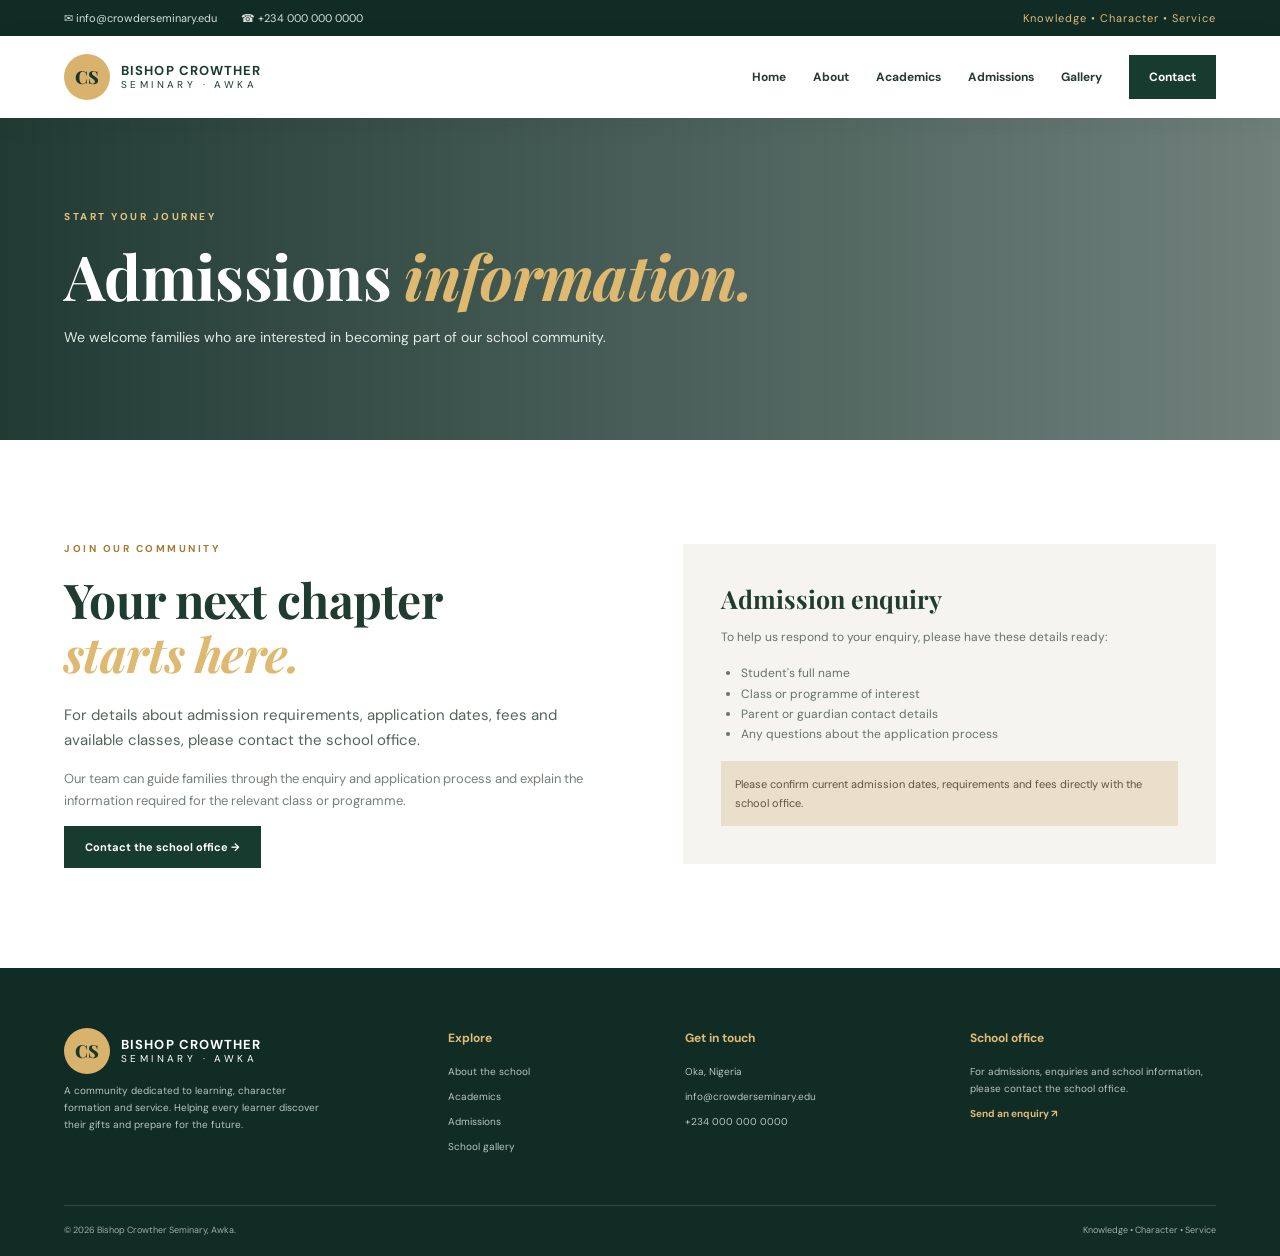
<file: admission.html>
<!DOCTYPE html>
<html lang="en">
<head>
  <meta charset="UTF-8">
  <meta name="viewport" content="width=device-width, initial-scale=1.0">
  <meta name="description" content="Bishop Crowther Seminary, Awka — learning, character and service.">
  <title>Admissions | Bishop Crowther Seminary, Awka</title>
  <link rel="preconnect" href="https://fonts.googleapis.com">
  <link rel="preconnect" href="https://fonts.gstatic.com" crossorigin>
  <link href="https://fonts.googleapis.com/css2?family=DM+Sans:wght@400;500;600;700&family=Playfair+Display:wght@600;700;800&display=swap" rel="stylesheet">
  <link rel="stylesheet" href="css/style.css">
</head>
<body>
  <div class="site-preloader" id="site-preloader">
  <div class="loader-content">
    <div class="loader-logo">BC</div>
    <h2>BISHOP CROWTHER</h2>
    <p>SEMINARY · AWKA</p>
    <div class="loader-bar"><span></span></div>
    <small>Preparing your experience...</small>
  </div>
</div>
  <div class="topbar"><div class="container topbar-inner"><span>✉ info@crowderseminary.edu</span><span>☎ +234 000 000 0000</span><span class="top-message">Knowledge • Character • Service</span></div></div>
  <header class="site-header"><div class="container nav-wrap">
    <a class="brand" href="index.html"><span class="brand-mark">CS</span><span><b>BISHOP CROWTHER</b><small>SEMINARY · AWKA</small></span></a>
    <button class="menu-toggle" aria-label="Open navigation" aria-expanded="false">☰</button>
    <nav class="nav"><a href="index.html">Home</a><a href="about.html">About</a><a href="academics.html">Academics</a><a href="admission.html">Admissions</a><a href="gallery.html">Gallery</a><a href="contact.html" class="nav-button">Contact</a></nav>
  </div></header>

<main><section class="page-hero"><div class="container"><span class="eyebrow eyebrow-light">START YOUR JOURNEY</span><h1>Admissions <em>information.</em></h1><p>We welcome families who are interested in becoming part of our school community.</p></div></section>
<section class="section"><div class="container split"><div class="copy"><span class="eyebrow">JOIN OUR COMMUNITY</span><h2>Your next chapter<br><em>starts here.</em></h2><p class="lead">For details about admission requirements, application dates, fees and available classes, please contact the school office.</p><p>Our team can guide families through the enquiry and application process and explain the information required for the relevant class or programme.</p><a class="button button-green" href="contact.html">Contact the school office →</a></div><div class="admission-panel"><h3>Admission enquiry</h3><p>To help us respond to your enquiry, please have these details ready:</p><ul><li>Student's full name</li><li>Class or programme of interest</li><li>Parent or guardian contact details</li><li>Any questions about the application process</li></ul><div class="notice">Please confirm current admission dates, requirements and fees directly with the school office.</div></div></div></section></main><footer class="footer"><div class="container footer-grid">
  <div><a class="brand brand-light" href="index.html"><span class="brand-mark">CS</span><span><b>BISHOP CROWTHER</b><small>SEMINARY · AWKA</small></span></a><p class="footer-intro">A community dedicated to learning, character formation and service. Helping every learner discover their gifts and prepare for the future.</p></div>
  <div><h4>Explore</h4><a href="about.html">About the school</a><a href="academics.html">Academics</a><a href="admission.html">Admissions</a><a href="gallery.html">School gallery</a></div>
  <div><h4>Get in touch</h4><p>Oka, Nigeria</p><a href="mailto:info@crowderseminary.edu">info@crowderseminary.edu</a><a href="tel:+2340000000000">+234 000 000 0000</a></div>
  <div><h4>School office</h4><p>For admissions, enquiries and school information, please contact the school office.</p><a class="footer-cta" href="contact.html">Send an enquiry ↗</a></div>
</div><div class="container footer-bottom"><span>© 2026 Bishop Crowther Seminary, Awka.</span><span>Knowledge • Character • Service</span></div></footer>
<script src="js/script.js"></script>
</body></html>
</file>
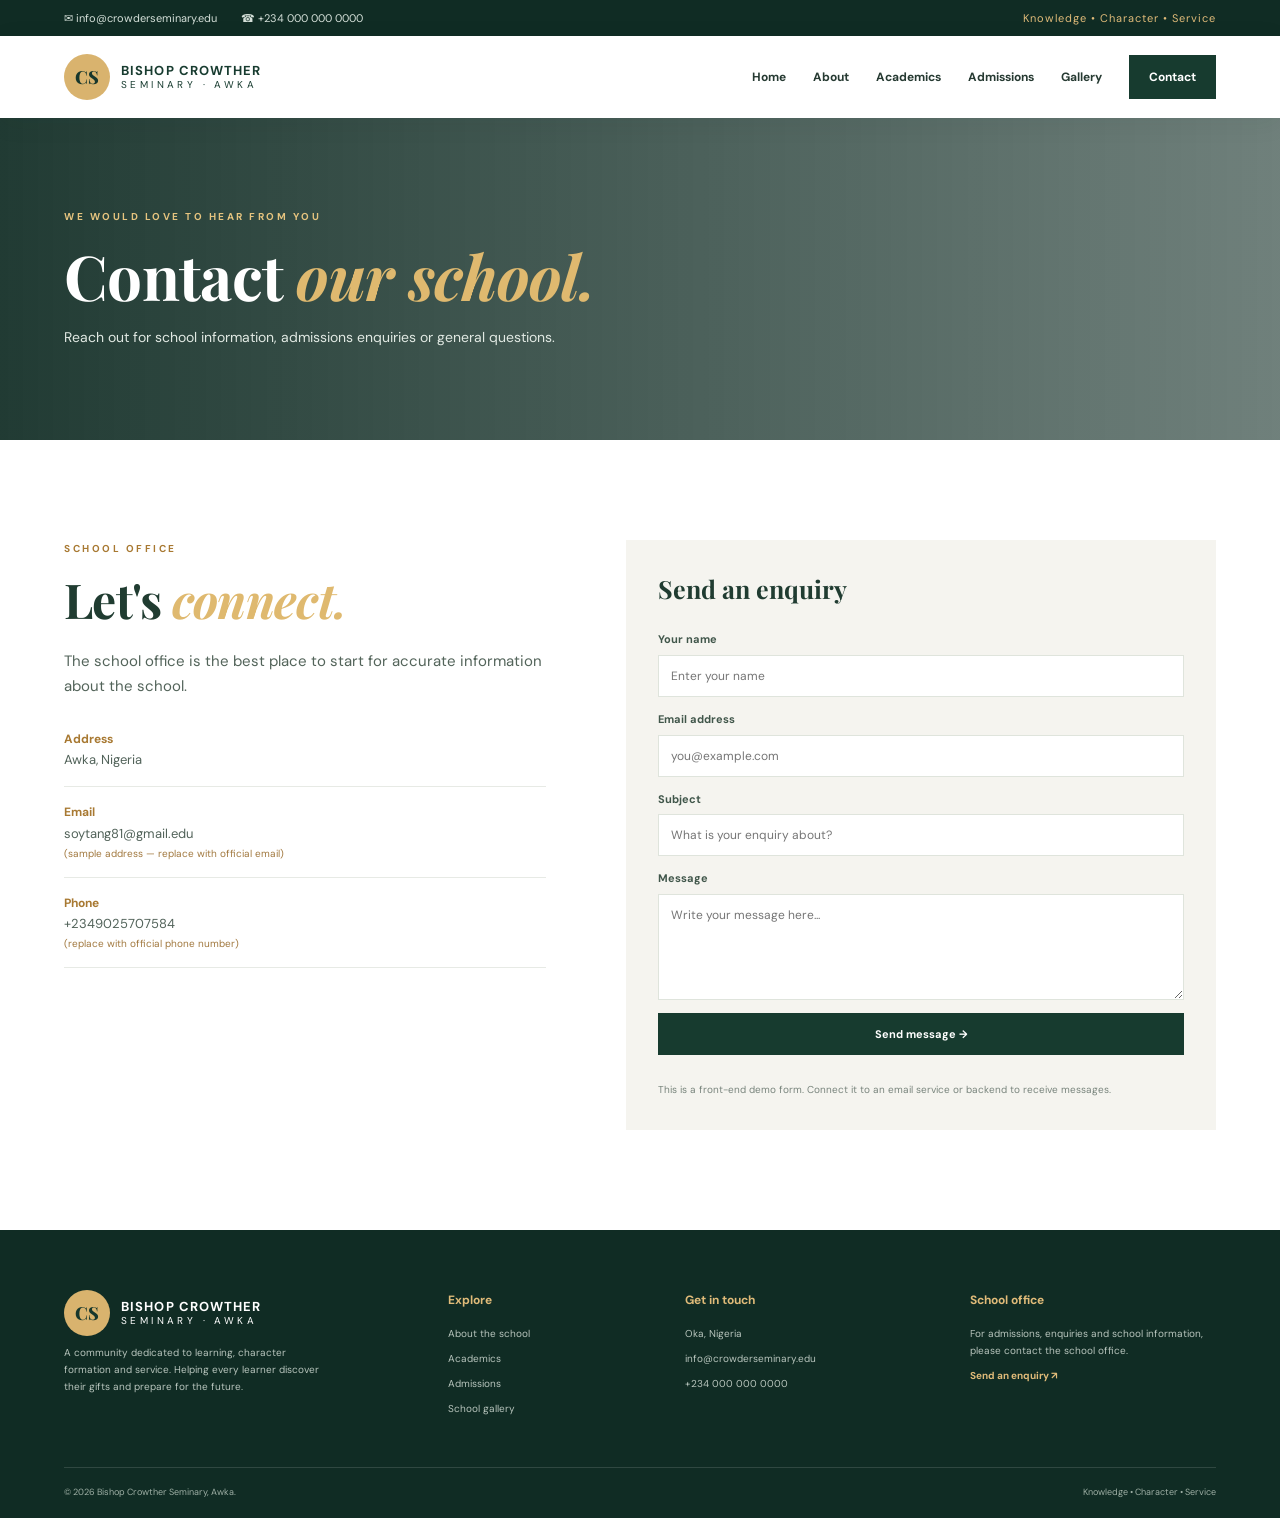
<file: contact.html>
<!DOCTYPE html>
<html lang="en">
<head>
  <meta charset="UTF-8">
  <meta name="viewport" content="width=device-width, initial-scale=1.0">
  <meta name="description" content="Bishop Crowther Seminary, Awka — learning, character and service.">
  <title>Contact | Bishop Crowther Seminary, Awka</title>
  <link rel="preconnect" href="https://fonts.googleapis.com">
  <link rel="preconnect" href="https://fonts.gstatic.com" crossorigin>
  <link href="https://fonts.googleapis.com/css2?family=DM+Sans:wght@400;500;600;700&family=Playfair+Display:wght@600;700;800&display=swap" rel="stylesheet">
  <link rel="stylesheet" href="css/style.css">
</head>
<body>
  <div class="site-preloader" id="site-preloader">
  <div class="loader-content">
    <div class="loader-logo">BC</div>
    <h2>BISHOP CROWTHER</h2>
    <p>SEMINARY · AWKA</p>
    <div class="loader-bar"><span></span></div>
    <small>Preparing your experience...</small>
  </div>
</div>
  <div class="topbar"><div class="container topbar-inner"><span>✉ info@crowderseminary.edu</span><span>☎ +234 000 000 0000</span><span class="top-message">Knowledge • Character • Service</span></div></div>
  <header class="site-header"><div class="container nav-wrap">
    <a class="brand" href="index.html"><span class="brand-mark">CS</span><span><b>BISHOP CROWTHER</b><small>SEMINARY · AWKA</small></span></a>
    <button class="menu-toggle" aria-label="Open navigation" aria-expanded="false">☰</button>
    <nav class="nav"><a href="index.html">Home</a><a href="about.html">About</a><a href="academics.html">Academics</a><a href="admission.html">Admissions</a><a href="gallery.html">Gallery</a><a href="contact.html" class="nav-button">Contact</a></nav>
  </div></header>

<main><section class="page-hero"><div class="container"><span class="eyebrow eyebrow-light">WE WOULD LOVE TO HEAR FROM YOU</span><h1>Contact <em>our school.</em></h1><p>Reach out for school information, admissions enquiries or general questions.</p></div></section>
<section class="section"><div class="container contact-layout"><div class="copy"><span class="eyebrow">SCHOOL OFFICE</span><h2>Let's <em>connect.</em></h2><p class="lead">The school office is the best place to start for accurate information about the school.</p><div class="contact-detail"><b>Address</b><span>Awka, Nigeria</span></div><div class="contact-detail"><b>Email</b><span>soytang81@gmail.edu <small>(sample address — replace with official email)</small></span></div><div class="contact-detail"><b>Phone</b><span>+2349025707584<small>(replace with official phone number)</small></span></div></div>
<form class="contact-form" id="contactForm"><h3>Send an enquiry</h3><label>Your name<input required name="name" placeholder="Enter your name"></label><label>Email address<input required type="email" name="email" placeholder="you@example.com"></label><label>Subject<input name="subject" placeholder="What is your enquiry about?"></label><label>Message<textarea required name="message" rows="5" placeholder="Write your message here..."></textarea></label><button class="button button-green" type="submit">Send message →</button><p class="form-status" aria-live="polite"></p><small>This is a front-end demo form. Connect it to an email service or backend to receive messages.</small></form></div></section></main><footer class="footer"><div class="container footer-grid">
  <div><a class="brand brand-light" href="index.html"><span class="brand-mark">CS</span><span><b>BISHOP CROWTHER</b><small>SEMINARY · AWKA</small></span></a><p class="footer-intro">A community dedicated to learning, character formation and service. Helping every learner discover their gifts and prepare for the future.</p></div>
  <div><h4>Explore</h4><a href="about.html">About the school</a><a href="academics.html">Academics</a><a href="admission.html">Admissions</a><a href="gallery.html">School gallery</a></div>
  <div><h4>Get in touch</h4><p>Oka, Nigeria</p><a href="mailto:info@crowderseminary.edu">info@crowderseminary.edu</a><a href="tel:+2340000000000">+234 000 000 0000</a></div>
  <div><h4>School office</h4><p>For admissions, enquiries and school information, please contact the school office.</p><a class="footer-cta" href="contact.html">Send an enquiry ↗</a></div>
</div><div class="container footer-bottom"><span>© 2026 Bishop Crowther Seminary, Awka.</span><span>Knowledge • Character • Service</span></div></footer>
<script src="js/script.js"></script>
</body></html>
</file>
<file: css/style.css>
*{box-sizing:border-box;margin:0;padding:0}html{scroll-behavior:smooth;scroll-padding-top:90px}body{font-family:"DM Sans",sans-serif;color:#263a32;line-height:1.7;background:#fff}a{text-decoration:none;color:inherit}.container{width:min(1160px,90%);margin:auto}.topbar{background:#102c24;color:#d5e0d9;font-size:11px}.topbar-inner{min-height:36px;display:flex;align-items:center;gap:24px}.top-message{margin-left:auto;color:#e0bb79;letter-spacing:1px}.site-header{height:82px;position:sticky;top:0;background:#fff;z-index:30;box-shadow:0 5px 25px #102c2410}.nav-wrap{height:100%;display:flex;align-items:center;justify-content:space-between}.brand{display:flex;align-items:center;gap:11px;color:#183c30;line-height:1.2}.brand-mark{width:46px;height:46px;border-radius:50%;background:#d9b36e;display:grid;place-items:center;font:800 18px "Playfair Display";color:#17372c}.brand b{display:block;font-size:13px;letter-spacing:1.1px}.brand small{display:block;font-size:10px;letter-spacing:3.4px}.nav{display:flex;align-items:center;gap:27px;font-size:12px;font-weight:700}.nav a{transition:.2s}.nav a:hover{color:#a77b35}.nav-button{background:#173b2f;color:white;padding:12px 20px}.menu-toggle{display:none;background:none;border:0;font-size:26px;color:#173b2f}.hero{min-height:630px;background:linear-gradient(90deg,#102c24ed 0%,#102c24c9 48%,#102c2440 100%),url("https://images.unsplash.com/photo-1580582932707-520aed937b7b?auto=format&fit=crop&w=2000&q=90") center/cover;position:relative;display:flex;align-items:center;color:white}.hero-content{padding:95px 0 115px;position:relative}.eyebrow{display:block;color:#a87932;font-size:10px;font-weight:700;letter-spacing:2.5px;margin-bottom:16px}.eyebrow-light{color:#e6c47f}.hero h1,.page-hero h1,h2{font-family:"Playfair Display",serif;line-height:1.12;letter-spacing:-.7px}.hero h1{font-size:clamp(42px,6vw,72px);max-width:800px}.hero h1 em,h2 em,.page-hero h1 em{color:#dfb96f}.hero-content>p{max-width:600px;color:#e1e9e3;margin:24px 0 30px;font-size:15px}.hero-actions{display:flex;align-items:center;gap:28px}.button{display:inline-flex;align-items:center;justify-content:center;gap:20px;padding:14px 21px;font:700 11px "DM Sans";border:0;cursor:pointer;transition:.25s}.button:hover{transform:translateY(-3px)}.button-gold{background:#dcb66e;color:#18382d}.button-green{background:#173b2f;color:#fff}.hero-link{font-size:11px;border-bottom:1px solid #ffffff80;padding-bottom:5px}.hero-caption{position:absolute;bottom:22px;left:5%;right:5%;display:flex;justify-content:space-between;color:#d6e0d8;font-size:9px;letter-spacing:2px}.highlights{background:#f5f4ef;padding:28px 0}.highlight-grid{display:grid;grid-template-columns:repeat(3,1fr);gap:20px}.highlight-grid>div{display:flex;align-items:center;gap:15px;border-right:1px solid #dedfd8}.highlight-grid>div:last-child{border:0}.highlight-icon{font-size:26px;color:#a87932}.highlight-grid b,.highlight-grid small{display:block}.highlight-grid b{font-size:13px}.highlight-grid small{font-size:10px;color:#77837b}.section{padding:100px 0}.split{display:grid;grid-template-columns:1fr 1fr;gap:85px;align-items:center}.image-stack{position:relative;padding:0 24px 24px 0}.image-stack:after{content:"";position:absolute;inset:25px 0 0 25px;background:#e9dfca;z-index:0}.image-stack img{width:100%;height:450px;object-fit:cover;display:block;position:relative;z-index:1}.image-label{position:absolute;right:-8px;bottom:48px;background:#173b2f;color:white;padding:16px 22px;z-index:2}.image-label b,.image-label span{display:block}.image-label b{font:700 18px "Playfair Display";color:#e2bc73}.image-label span{font-size:10px}.copy h2,.section-heading h2{font-size:clamp(34px,4vw,48px);color:#203c31}.copy p{font-size:13px;color:#758078;margin:14px 0}.copy .lead{font-size:15px;color:#53645a;margin-top:22px}.text-arrow{display:inline-block;margin-top:18px;color:#9c702e;font-size:12px;font-weight:700}.programme-section{background:#f5f4ef}.section-heading{display:flex;justify-content:space-between;align-items:end;gap:30px;margin-bottom:40px}.section-heading>p{max-width:350px;font-size:12px;color:#748078}.cards{display:grid;gap:18px}.three{grid-template-columns:repeat(3,1fr)}.info-card{background:white;padding:30px;min-height:270px;position:relative;border-bottom:3px solid transparent;transition:.25s}.info-card:hover,.card-featured{border-color:#d5ad65;transform:translateY(-4px)}.card-count{position:absolute;right:24px;top:18px;color:#c4cbc4;font-size:11px}.card-icon{font-size:28px;color:#a87932;margin:5px 0 15px}.info-card h3,.news-card h3{font:700 21px "Playfair Display";color:#203c31}.info-card p,.news-card p{font-size:11px;color:#77837b;margin:12px 0 18px}.info-card a,.news-card a{font-size:11px;font-weight:700;color:#9d702f}.banner{background:#173b2f;color:white;padding:48px 0}.banner-inner{display:flex;align-items:center;justify-content:space-between;gap:25px}.banner h2{font-size:35px}.page-hero{background:linear-gradient(90deg,#102c24ed,#102c2499),url("https://images.unsplash.com/photo-1523050854058-8df90110c9f1?auto=format&fit=crop&w=1800&q=85") center/cover;padding:90px 0;color:#fff}.page-hero h1{font-size:clamp(42px,6vw,62px)}.page-hero p{font-size:14px;color:#e1e9e3;margin-top:16px;max-width:620px}.admission-panel{background:#f5f4ef;padding:38px}.admission-panel h3,.contact-form h3{font:700 25px "Playfair Display";margin-bottom:12px;color:#203c31}.admission-panel p,.admission-panel li{font-size:12px;color:#65736a}.admission-panel ul{padding:16px 0 16px 20px}.notice{background:#e9dfca;padding:14px;font-size:11px;color:#5e553f}.gallery-grid{display:grid;grid-template-columns:repeat(3,1fr);gap:16px}.gallery-grid img{width:100%;height:250px;object-fit:cover;display:block;transition:.3s}.gallery-grid img:hover{transform:scale(1.015)}.news-card{background:#fff;border:1px solid #e8ebe6}.news-card img{width:100%;height:180px;object-fit:cover;display:block}.news-card>div{padding:20px}.news-card small{font-size:9px;letter-spacing:1.6px;color:#a87932;font-weight:700}.news-card h3{margin-top:8px}.contact-layout{display:grid;grid-template-columns:.9fr 1.1fr;gap:80px}.contact-detail{padding:15px 0;border-bottom:1px solid #e7eae5}.contact-detail b,.contact-detail span{display:block}.contact-detail b{font-size:12px;color:#a87932}.contact-detail span{font-size:13px;color:#52635a}.contact-detail small{display:block;font-size:10px;color:#a1783e}.contact-form{background:#f5f4ef;padding:32px;display:grid;gap:13px}.contact-form label{font-size:11px;font-weight:700;color:#40564a}.contact-form input,.contact-form textarea{display:block;width:100%;margin-top:6px;padding:12px;border:1px solid #dfe4dc;background:#fff;font:12px "DM Sans";outline:none}.contact-form input:focus,.contact-form textarea:focus{border-color:#b28a48}.contact-form small,.form-status{font-size:10px;color:#78847c}.footer{background:#102c24;color:#d8e1da;padding:60px 0 0}.footer-grid{display:grid;grid-template-columns:1.4fr .8fr 1fr 1fr;gap:40px;padding-bottom:42px}.brand-light{color:white}.footer-intro{font-size:11px;color:#aebdb4;max-width:260px;margin-top:18px}.footer h4{color:#e0bb79;font-size:12px;margin-bottom:15px}.footer-grid>div>a:not(.brand),.footer-grid p{display:block;font-size:10px;color:#b8c5bd;margin:8px 0}.footer-cta{color:#e0bb79!important;font-weight:700}.footer-bottom{border-top:1px solid #ffffff22;padding:17px 0;display:flex;justify-content:space-between;color:#9eafa5;font-size:9px}
@media(max-width:850px){.nav{gap:15px}.split{gap:40px}.footer-grid{grid-template-columns:1fr 1fr}}@media(max-width:650px){.topbar-inner{padding:8px 0;gap:9px;flex-wrap:wrap}.top-message{display:none}.site-header{height:70px}.menu-toggle{display:block}.nav{display:none;position:absolute;top:70px;left:0;right:0;background:white;padding:15px 5%;box-shadow:0 12px 20px #0001;flex-direction:column;align-items:stretch;gap:0}.nav.open{display:flex}.nav a{padding:11px 0;border-bottom:1px solid #eee}.nav .nav-button{margin-top:10px;text-align:center}.hero{min-height:570px;background-position:60% center}.hero-content{padding:75px 0 100px}.hero h1{font-size:43px}.hero-content>p{font-size:13px}.hero-actions{align-items:flex-start;flex-direction:column;gap:17px}.hero-caption{font-size:7px}.highlight-grid{grid-template-columns:1fr;gap:14px}.highlight-grid>div{border:0;border-bottom:1px solid #dedfd8;padding-bottom:12px}.section{padding:70px 0}.split,.contact-layout{grid-template-columns:1fr;gap:42px}.image-stack img{height:340px}.copy h2,.section-heading h2{font-size:36px}.section-heading{display:block}.section-heading>p{margin-top:14px}.three,.gallery-grid{grid-template-columns:1fr}.info-card{min-height:220px}.banner-inner{align-items:flex-start;flex-direction:column}.banner h2{font-size:29px}.page-hero{padding:72px 0}.footer-grid{grid-template-columns:1fr;gap:28px}.footer-bottom{flex-direction:column;gap:8px}.contact-form{padding:23px}}
.site-preloader {
  position: fixed;
  inset: 0;
  background: #073b2b;
  color: white;
  display: grid;
  place-items: center;
  z-index: 99999;
  transition: opacity .6s ease, visibility .6s ease;
}

.site-preloader.hide {
  opacity: 0;
  visibility: hidden;
}

.loader-content {
  text-align: center;
}

.loader-logo {
  width: 80px;
  height: 80px;
  border: 3px solid #d9b65d;
  border-radius: 50%;
  display: grid;
  place-items: center;
  margin: auto auto 20px;
  color: #d9b65d;
  font-size: 30px;
  font-weight: bold;
  animation: bounce 1s infinite;
}

.loader-content h2 {
  font-size: 22px;
}

.loader-content p {
  color: #d9b65d;
  letter-spacing: 4px;
}

.loader-bar {
  width: 200px;
  height: 4px;
  background: #ffffff33;
  margin: 25px auto;
  overflow: hidden;
}

.loader-bar span {
  display: block;
  height: 100%;
  width: 40%;
  background: #d9b65d;
  animation: loading 1.5s infinite;
}

@keyframes bounce {
  50% { transform: translateY(-12px); }
}

@keyframes loading {
  from { transform: translateX(-100%); }
  to { transform: translateX(250%); }
}
</file>
